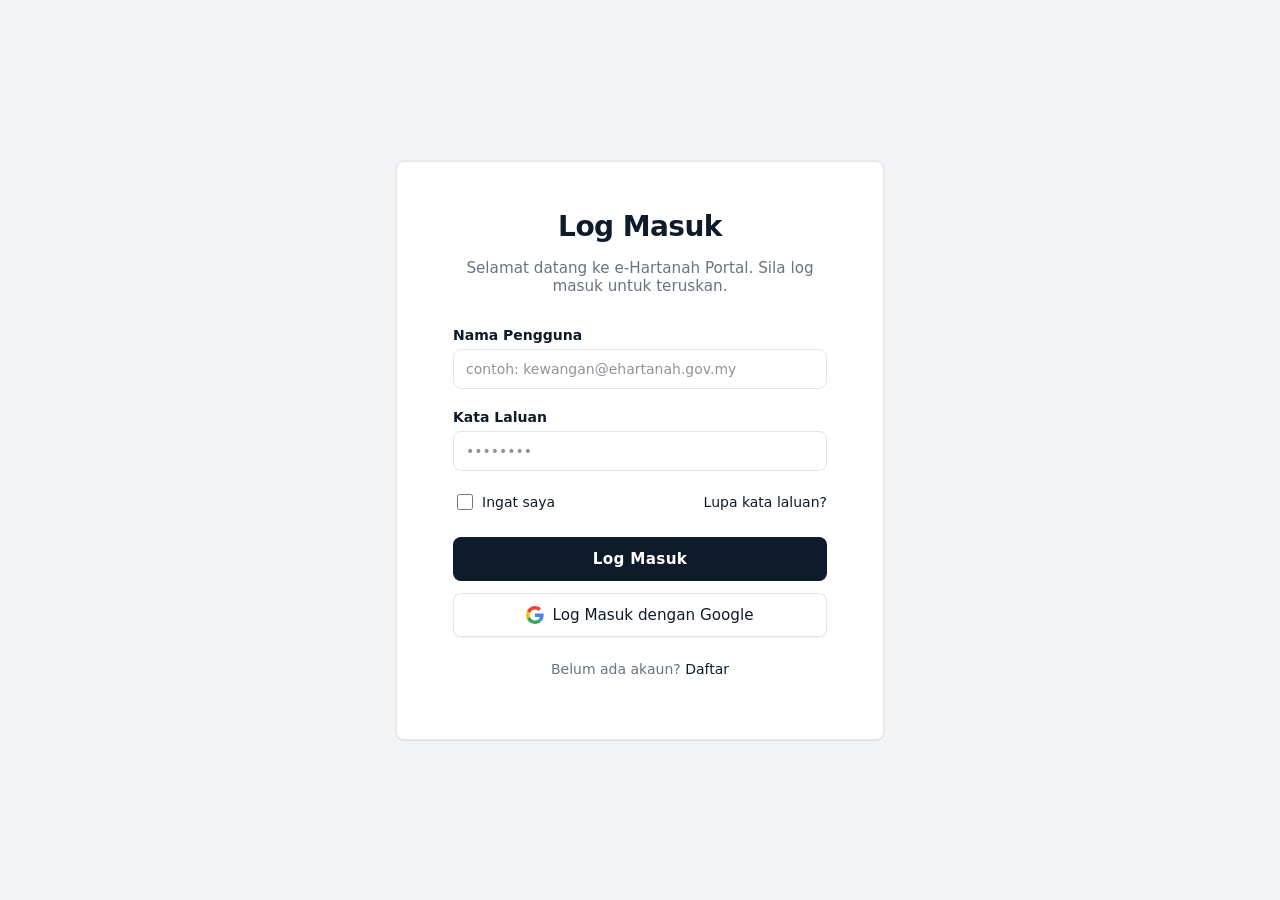
<file: index.html>
<!DOCTYPE html>
<html lang="ms">
<head>
  <meta charset="UTF-8">
  <meta name="viewport" content="width=device-width, initial-scale=1.0">
  <title>Log Masuk — e-Hartanah Portal</title>
  <style>
    :root {
      --color-primary: 13, 27, 42;
      --bg-1: 243, 244, 246;
      --bg-2: 255, 255, 255;
      --border-color: 228, 228, 231;
      --fk-border-color: 228, 228, 231;
      --fk-placeholder-color: 146, 146, 153;
    }

    *, *::before, *::after { box-sizing: border-box; }
    body {
      margin: 0;
      font-family: 'Inter', 'Segoe UI', system-ui, -apple-system, sans-serif;
      font-size: 14px;
      color: rgb(var(--color-primary));
      background: rgb(var(--bg-1));
      min-height: 100vh;
      display: flex;
      justify-content: center;
      align-items: center;
    }

    .login-wrap {
      width: 100%;
      max-width: 520px;
      padding: 24px 16px;
    }

    .login-card {
      background: rgb(var(--bg-2));
      border: 1px solid rgba(var(--border-color), 0.8);
      border-radius: 0.5rem;
      padding: 48px 56px;
      box-shadow: rgba(36,35,71,0.05) 0px 1px 1px, rgba(36,35,71,0.05) 0px 0px 1px 1px;
    }
    @media (max-width: 600px) {
      .login-card {
        border-radius: 0;
        border-left: none;
        border-right: none;
        padding: 40px 24px;
      }
    }

    .login-card h1 {
      font-size: 1.75rem;
      font-weight: 700;
      color: rgb(var(--color-primary));
      margin: 0 0 16px;
      letter-spacing: -0.02em;
      text-align: center;
    }

    .login-card .subtitle {
      font-size: 0.95rem;
      color: #6b7280;
      margin: 0 0 32px;
      text-align: center;
    }

    .form-group {
      margin-bottom: 20px;
    }

    .form-label {
      display: block;
      font-size: 0.875rem;
      font-weight: 600;
      color: rgb(var(--color-primary));
      margin-bottom: 6px;
      text-align: left;
    }

    .form-input {
      width: 100%;
      height: 40px;
      border: 1px solid rgb(var(--fk-border-color));
      border-radius: 0.5rem;
      padding: 0 12px;
      font-size: 0.875rem;
      font-family: inherit;
      color: rgb(var(--color-primary));
      background: rgb(var(--bg-2));
      outline: none;
      transition: border-color 0.15s;
    }
    .form-input:focus {
      border-color: rgb(var(--color-primary));
    }
    .form-input::placeholder {
      color: rgb(var(--fk-placeholder-color));
    }

    .form-row {
      display: flex;
      align-items: center;
      justify-content: space-between;
      margin-bottom: 24px;
      font-size: 0.875rem;
    }

    .form-checkbox {
      display: flex;
      align-items: center;
      gap: 6px;
      cursor: pointer;
    }
    .form-checkbox input[type=checkbox] {
      width: 16px;
      height: 16px;
      cursor: pointer;
      accent-color: rgb(var(--color-primary));
    }

    .form-link {
      color: rgb(var(--color-primary));
      text-decoration: none;
      font-size: 0.875rem;
    }
    .form-link:hover { text-decoration: underline; }

    .btn-signin {
      width: 100%;
      height: 44px;
      background: rgb(var(--color-primary));
      color: #fff;
      border: none;
      border-radius: 0.5rem;
      font-size: 0.95rem;
      font-weight: 600;
      font-family: inherit;
      cursor: pointer;
      margin-bottom: 12px;
      transition: opacity 0.15s;
      letter-spacing: 0.02em;
    }
    .btn-signin:hover { opacity: 0.88; }
    .btn-signin:disabled { opacity: 0.5; cursor: not-allowed; }

    .btn-google {
      width: 100%;
      height: 44px;
      background: #fff;
      color: rgb(var(--color-primary));
      border: 1px solid rgb(var(--border-color));
      border-radius: 0.5rem;
      font-size: 0.95rem;
      font-weight: 500;
      font-family: inherit;
      cursor: pointer;
      display: flex;
      align-items: center;
      justify-content: center;
      gap: 8px;
      box-shadow: 0 1px 2px rgba(0,0,0,0.05);
      transition: box-shadow 0.15s;
    }
    .btn-google:hover { box-shadow: 0 2px 6px rgba(0,0,0,0.08); }

    .signup-link {
      text-align: center;
      font-size: 0.875rem;
      color: #6b7280;
      margin-top: 24px;
    }
    .signup-link a { color: rgb(var(--color-primary)); text-decoration: none; }
    .signup-link a:hover { text-decoration: underline; }

    .err-box {
      display: none;
      margin-bottom: 16px;
      padding: 10px 14px;
      background: #fef2f2;
      border: 1px solid #fecaca;
      border-radius: 0.4rem;
      align-items: center;
      gap: 8px;
      font-size: 0.82rem;
      color: #991b1b;
    }

    @keyframes spin { to { transform: rotate(360deg); } }
  </style>
</head>
<body>

<div class="login-wrap">
  <div class="login-card">

    <h1>Log Masuk</h1>
    <p class="subtitle">Selamat datang ke e-Hartanah Portal. Sila log masuk untuk teruskan.</p>

    <div class="err-box" id="err">
      <svg width="14" height="14" fill="none" stroke="currentColor" stroke-width="1.5" stroke-linecap="round" stroke-linejoin="round" viewBox="0 0 24 24" style="flex-shrink:0;"><circle cx="12" cy="12" r="10"/><path d="M12 8v4M12 16h.01"/></svg>
      <span id="err-msg">Sila isi nama pengguna dan kata laluan.</span>
    </div>

    <form onsubmit="doLogin(event)">

      <div class="form-group">
        <label class="form-label" for="email">Nama Pengguna</label>
        <input id="email" class="form-input" type="text" placeholder="contoh: kewangan@ehartanah.gov.my" autocomplete="username">
      </div>

      <div class="form-group">
        <label class="form-label" for="password">Kata Laluan</label>
        <input id="password" class="form-input" type="password" placeholder="••••••••" autocomplete="current-password">
      </div>

      <div class="form-row">
        <label class="form-checkbox">
          <input type="checkbox" id="remember">
          Ingat saya
        </label>
        <a href="#" class="form-link">Lupa kata laluan?</a>
      </div>

      <button type="submit" class="btn-signin" id="submit-btn">
        <span id="btn-label">Log Masuk</span>
        <span id="btn-loading" style="display:none;align-items:center;gap:8px;">
          <svg width="14" height="14" stroke="currentColor" viewBox="0 0 24 24" style="animation:spin 0.7s linear infinite;"><path fill="none" stroke-width="2.5" d="M12 2a10 10 0 0110 10" stroke-linecap="round"/></svg>
          Sedang log masuk...
        </span>
      </button>

      <button type="button" class="btn-google" onclick="alert('Google Sign-In tidak tersedia dalam mod demo.')">
        <svg width="18" height="18" viewBox="0 0 48 48">
          <path fill="#EA4335" d="M24 9.5c3.54 0 6.71 1.22 9.21 3.6l6.85-6.85C35.9 2.38 30.47 0 24 0 14.62 0 6.51 5.38 2.56 13.22l7.98 6.19C12.43 13.72 17.74 9.5 24 9.5z"/>
          <path fill="#4285F4" d="M46.98 24.55c0-1.57-.15-3.09-.38-4.55H24v9.02h12.94c-.58 2.96-2.26 5.48-4.78 7.18l7.73 6c4.51-4.18 7.09-10.36 7.09-17.65z"/>
          <path fill="#FBBC05" d="M10.53 28.59c-.48-1.45-.76-2.99-.76-4.59s.27-3.14.76-4.59l-7.98-6.19C.92 16.46 0 20.12 0 24c0 3.88.92 7.54 2.56 10.78l7.97-6.19z"/>
          <path fill="#34A853" d="M24 48c6.48 0 11.93-2.13 15.89-5.81l-7.73-6c-2.18 1.48-4.97 2.35-8.16 2.35-6.26 0-11.57-4.22-13.47-9.91l-7.98 6.19C6.51 42.62 14.62 48 24 48z"/>
        </svg>
        Log Masuk dengan Google
      </button>

    </form>

    <p class="signup-link">
      Belum ada akaun? <a href="#">Daftar</a>
    </p>

  </div>
</div>

<script>
  const ROLE_MAP = {
    'tanah':     'Unit Tanah',
    'fasiliti':  'Unit Fasiliti',
    'pajakan':   'Unit Pajakan',
    'kewangan':  'Kewangan',
    'undang':    'Undang-undang',
    'admin':     'Admin',
    'pengarah':  'Pengurusan',
  };

  const DISPLAY_NAMES = {
    'Unit Tanah':     'Pegawai Tanah',
    'Unit Fasiliti':  'Pegawai Fasiliti',
    'Unit Pajakan':   'Pegawai Pajakan',
    'Kewangan':       'Pegawai Kewangan',
    'Undang-undang':  'Pegawai Undang-undang',
    'Admin':          'Pentadbir Sistem',
    'Pengurusan':     'Pengarah',
  };

  function doLogin(e) {
    e.preventDefault();
    const email = document.getElementById('email').value.trim();
    const pw    = document.getElementById('password').value.trim();
    const err   = document.getElementById('err');

    err.style.display = 'none';

    if (!email || !pw) {
      err.style.display = 'flex';
      document.getElementById('err-msg').textContent = 'Sila isi nama pengguna dan kata laluan.';
      return;
    }

    const prefix = email.split('@')[0].toLowerCase();
    const role   = ROLE_MAP[prefix] || 'Admin';
    const name   = DISPLAY_NAMES[role] || prefix;

    document.getElementById('btn-label').style.display    = 'none';
    document.getElementById('btn-loading').style.display  = 'flex';
    document.getElementById('submit-btn').disabled        = true;

    setTimeout(() => {
      localStorage.setItem('ehartanah_user', JSON.stringify({
        name, role, email, loginAt: new Date().toISOString()
      }));
      window.location.href = 'dashboard.html';
    }, 900);
  }
</script>
</body>
</html>
</file>
